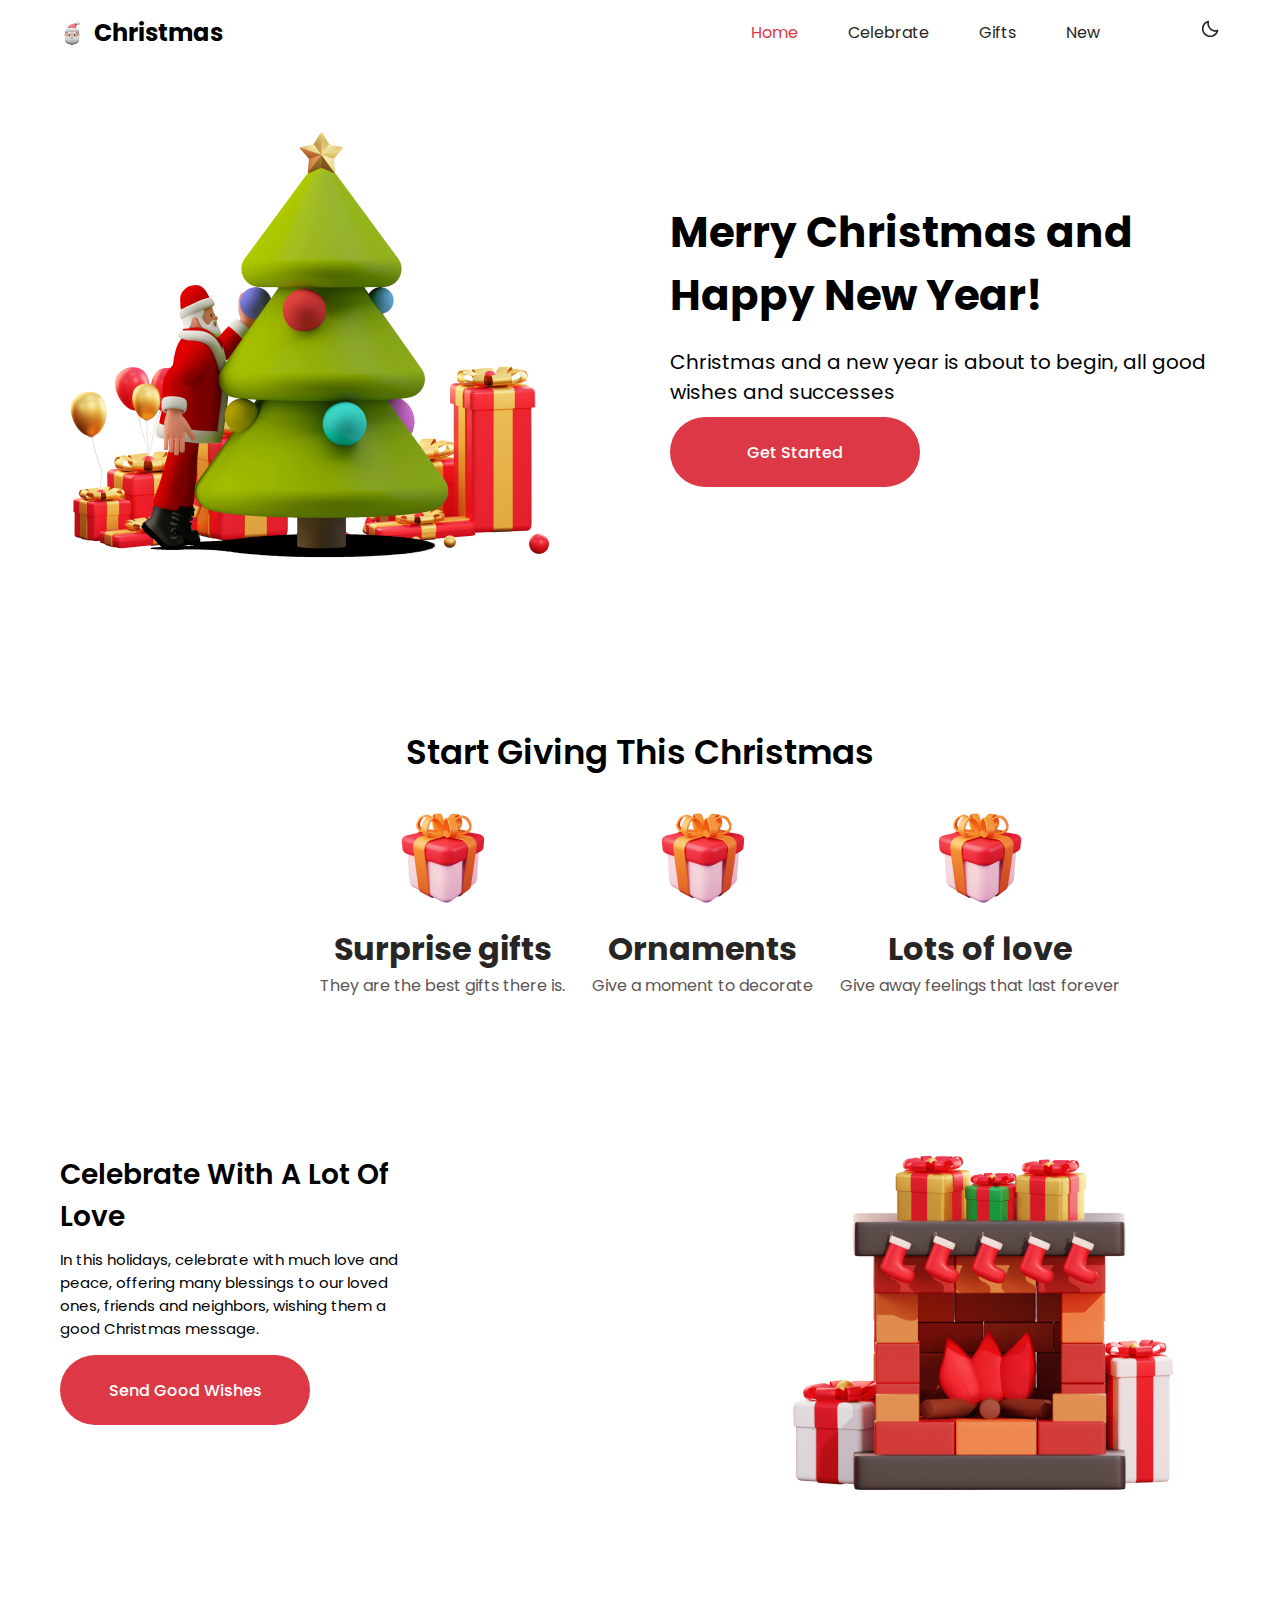
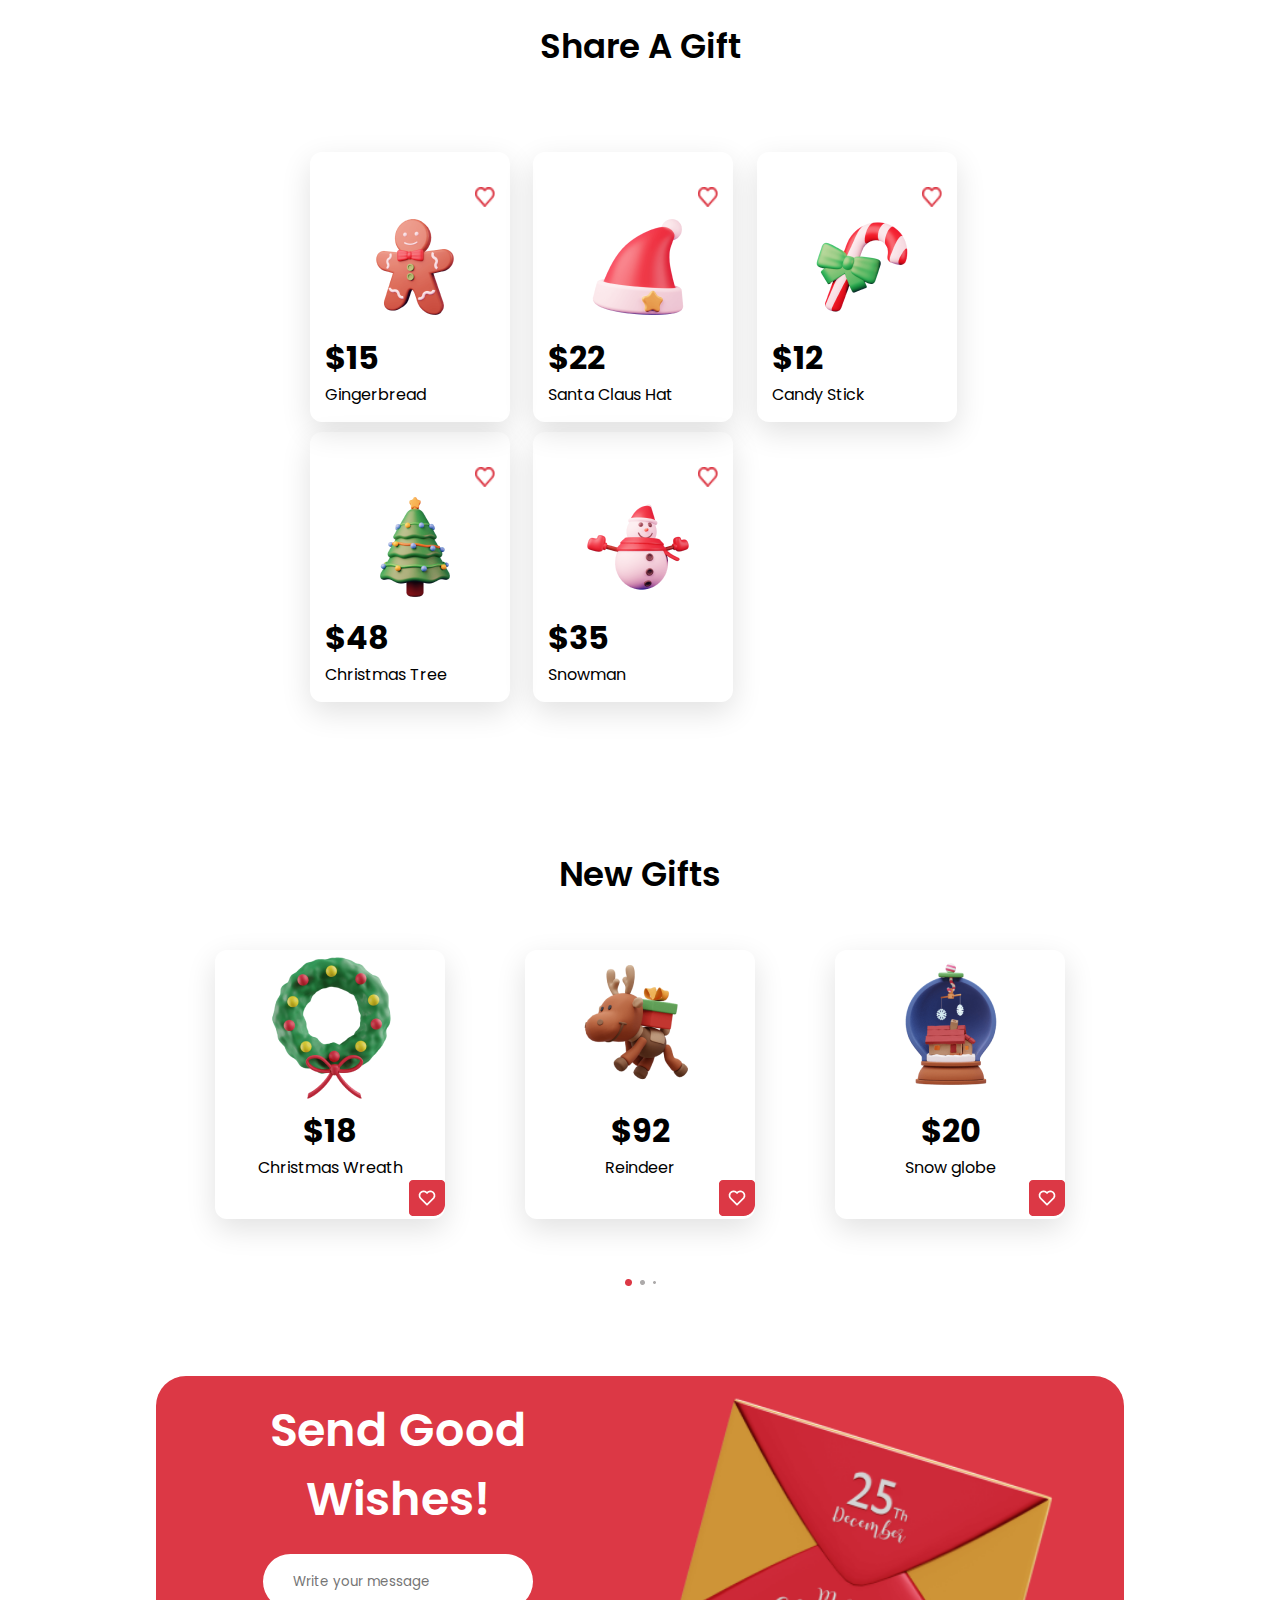
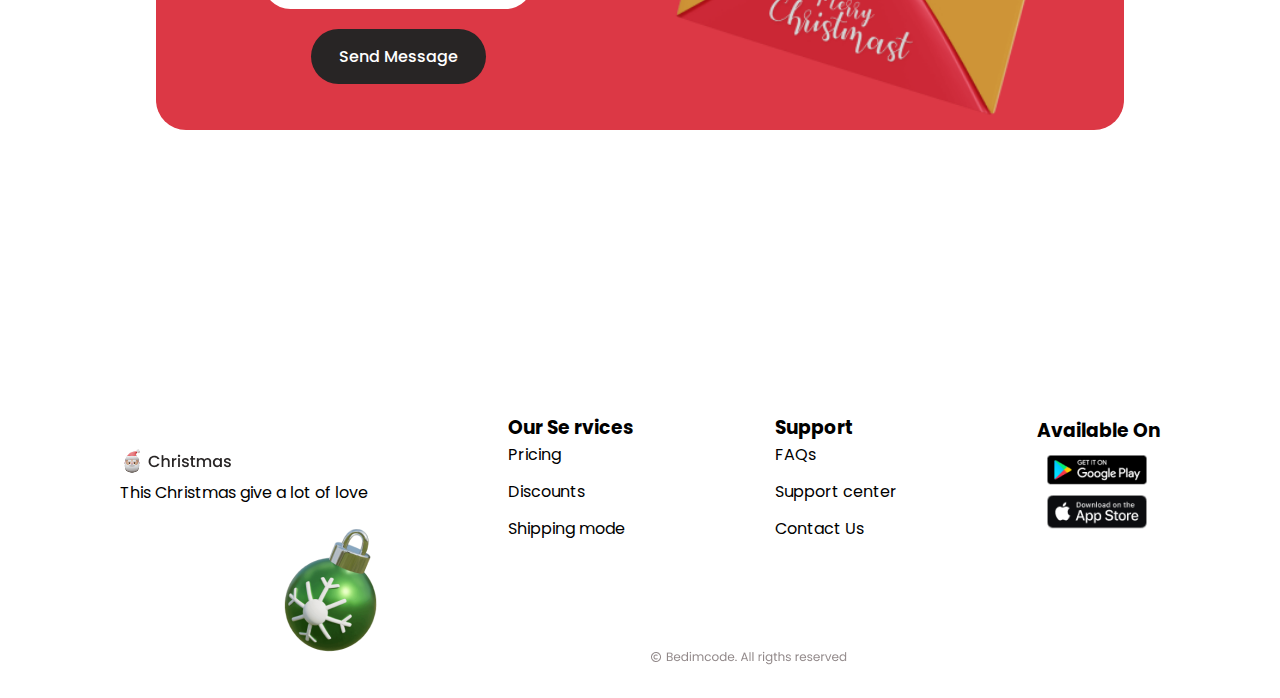
<file: index.html>
<!DOCTYPE html>
<html lang="en">
<head>
    <meta charset="UTF-8">
    <meta name="viewport" content="width=device-width, initial-scale=1.0">
    <title>Figma</title>
    <link rel="preconnect" href="https://fonts.googleapis.com">
    <link rel="preconnect" href="https://fonts.gstatic.com" crossorigin>
    <link href="https://fonts.googleapis.com/css2?family=Poppins:wght@300;400;500;600;700&display=swap" rel="stylesheet">
    <link rel="stylesheet" href="main.css">
</head>
<body>
    <header class="main-header">
        <div class="container">
            <div class="header_logo">
                <img src="images/1.png" alt="">
                <h2>Christmas</h2>
            </div>
            <nav class="nav-bar">
                    <ul class="nav-list">
                        <li><a style="color: #dc3845;" href="#">Home</a></li>
                        <li><a href="#">Celebrate</a></li>
                        <li><a href="#">Gifts</a></li>
                        <li><a href="#">New</a></li>
                    </ul>
                    <div class="bars">
                        <img src="images/bars-solid-full.svg" alt="bars">
                    </div>
                    <div class="header_icon">
                        <img src="images/bx-moon.svg.svg" alt="moon">
                    </div>
            </nav> 
        </div>
        <div class="container second_session">
            <img src="images/home.png" alt="home">
            <div class="right-div">
                <h1>Merry Christmas and Happy New Year!</h1>
                <p>Christmas and a new year is about to begin, all good wishes and successes</p>
                <button>Get Started</button>
            </div>
        </div>
    </header>
    <main>
        <div class="third_session">
            <center>Start Giving This Christmas</center>
            <div class="cards">
                <div class="card">
                    <img src="images/giving1.png" alt="gift">
                    <h1>Surprise gifts</h1>
                    <p>They are the best gifts there is.</p>
                </div>

                <div class="card">
                    <img src="images/giving1.png" alt="gift">
                    <h1>Ornaments</h1>
                    <p>Give a moment to decorate</p>
                </div>

                <div class="card">
                    <img src="images/giving1.png" alt="gift">
                    <h1>Lots of love</h1>
                    <p>Give away feelings that last forever</p>
                </div>
            </div>
        </div>
        <div class=" container fourth_session">
            <div class="left-div">
                <h1>Celebrate With A Lot Of Love</h1>
                <p>In this holidays, celebrate with much love and peace, offering many blessings to our loved ones, friends and neighbors, wishing them a good Christmas message.</p>
                <button>Send Good Wishes</button>
            </div>
            <img src="images/celebrate 1.png" alt="celebrate">
        </div>

        <div class=" five_session">
            <center>Share A Gift</center>
            <div class="gifts">
                <div class="gift">
                    <div class="heart">
                        <img src="images/Vector.png" alt="heart">
                    </div>
                    <img src="images/gift1 2.png" alt="gift">
                    <h1>$15</h1>
                    <p>Gingerbread</p>
                </div>

                <div class="gift">
                    <div class="heart">
                        <img src="images/Vector.png" alt="heart">
                    </div>
                    <img src="images/santa-claus-hat 1.png" alt="gift">
                    <h1>$22</h1>
                    <p>Santa Claus Hat</p>
                </div>

                <div class="gift">
                    <div class="heart">
                        <img src="images/Vector.png" alt="heart">
                    </div>
                    <img src="images/gift5 1.png" alt="gift">
                    <h1>$12</h1>
                    <p>Candy Stick</p>
                </div>

                <div class="gift">
                    <div class="heart">
                        <img src="images/Vector.png" alt="heart">
                    </div>
                    <img src="images/gift3 2.png" alt="gift">
                    <h1>$48</h1>
                    <p>Christmas Tree</p>
                </div>

                <div class="gift">
                    <div class="heart">
                        <img src="images/Vector.png" alt="heart">
                    </div>
                    <img src="images/snowman 1.png" alt="gift">
                    <h1>$35</h1>
                    <p>Snowman</p>
                </div>
            </div>
        </div>
        <section class="six_session">
            <center>New Gifts</center>
            <div class="items">
                <div class="item">
                    <img src="images/gift4.png" alt="gift">
                    <h1>$18</h1>
                    <p>Christmas Wreath</p>
                    <div class="love">
                        <img src="images/Button.png" alt="">
                    </div>
                </div>
                
                <div class="item">
                    <img src="images/kiyik.png" alt="gift">
                    <h1>$92</h1>
                    <p> Reindeer</p>
                    <div class="love">
                        <img src="images/Button.png" alt="">
                    </div>
                </div>

                <div class="item">
                    <img src="images/gift21.png" alt="gift">
                    <h1>$20</h1>
                    <p>Snow globe</p>
                    <div class="love">
                        <img src="images/Button.png" alt="">
                    </div>
                </div>
            </div>
            <div class="icon">
                <img src="images/Group 2.png" alt="icon">
            </div>
        </section>

        <section class="seven_session">
            <div class="main_div">
                <div class="left_section">
                    <h1>Send Good Wishes!</h1>
                    <input type="text" name="write your message" id="" placeholder="Write your message">
                    <button class="last_btn">Send Message</button>
                </div>
                <img src="images/letter 1.png" alt="letter">
            </div>
        </section>
    </main>
    <footer class="footer">
        <div class="container footer_list">
            <div class="footer1">
                <img src="images/Logo header.png" alt="logo">
                <p>This Christmas give a lot of love</p>
            </div>
            <div class="footer2">
                <h3>Our Se  rvices</h3>
                <ul class="footer_links">
                    <li>Pricing</li>
                    <li>Discounts</li>
                    <li>Shipping mode</li>
                </ul>
            </div>

            <div class="footer2">
                <h3>Support</h3>
                <ul class="footer_links">
                    <li>FAQs</li>
                    <li>Support center</li>
                    <li>Contact Us</li>
                </ul>
            </div>

            <div class="footer_last">
                <h3>Available On</h3>
                <img src="images/aviable1.png" alt="playMarket">
                <img src="images/aviable2.png" alt="Iphone">
            </div>
        </div>

            <div class="img1">
                <img src="images/footer1.png" alt="footer1">
            </div>
            
            <div class="img2">
                <img src="images/footer2.png" alt="footer2">
            </div>

            <div class="img3">
                <img src="images/Copy footer.png" alt="last">
            </div>
    </footer>
</body>
</html>
</file>
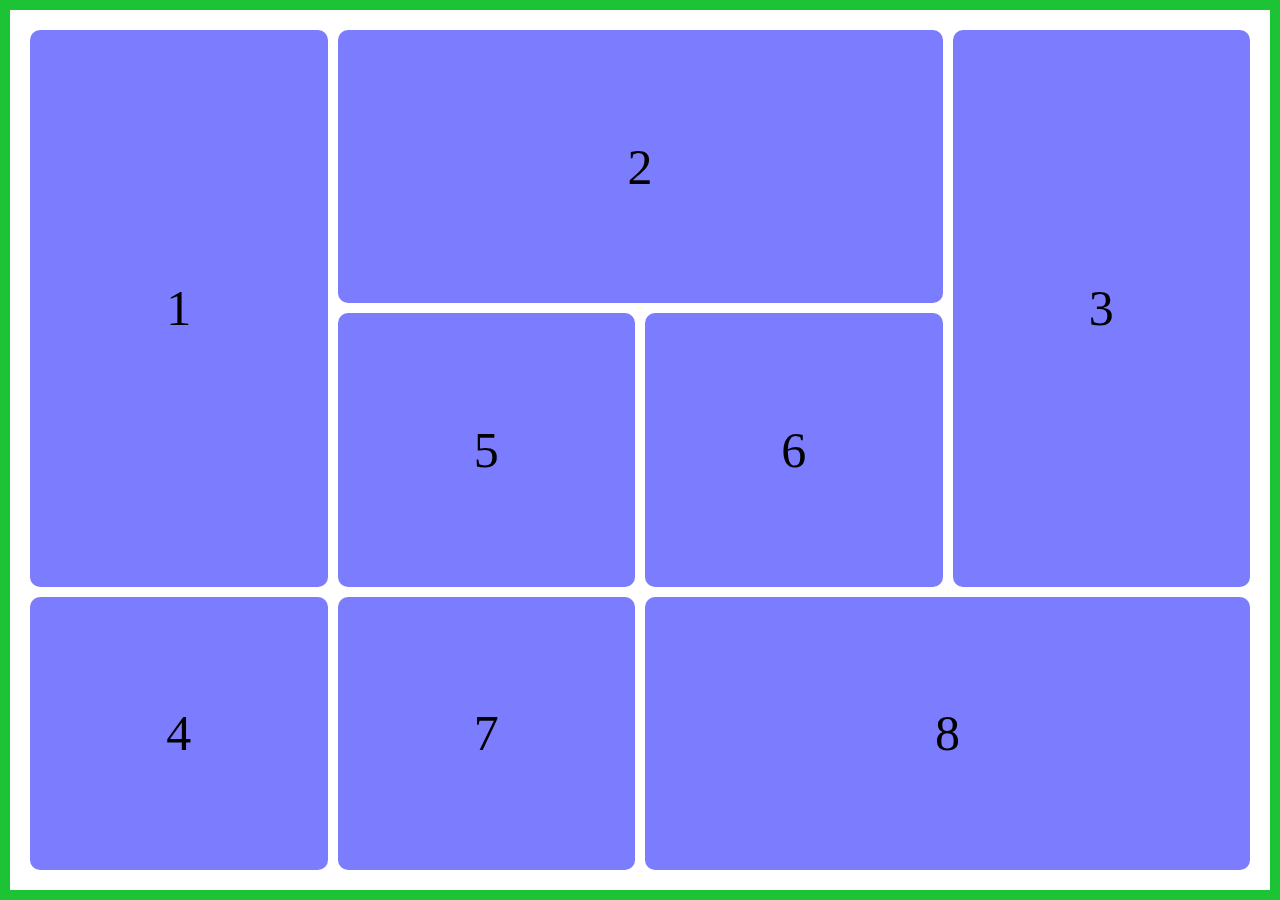
<file: grid.html>
<!DOCTYPE html>
<html lang="en">
<head>
    <meta charset="UTF-8">
    <meta name="viewport" content="width=device-width, initial-scale=1.0">
    <title>Work with grid</title>
    <link rel="stylesheet" href="grid.css">
</head>
<body>
    <div class="container">
        <div class="box item1">1</div>
        <div class="box item2">2</div>
        <div class="box item3">3</div>
        <div class="box item4">4</div>
        <div class="box item5">5</div>
        <div class="box item6">6</div>
        <div class="box item7">7</div>
        <div class="box item8">8</div>
    </div>
</body>
</html>
</file>
<file: main.css>
*{
    margin: 0;
    padding: 0;
    box-sizing: border-box;
    font-family: 'Poppins', sans-serif;
    list-style: none;
}

.main-header{
    width: 100%;
}

.container{
    max-width: 1200px;
    margin: 0 auto;
    padding: 15px 20px;
    display: flex;
    flex-direction: row;
    justify-content: space-between;
    align-items: center;
}

.header_logo{
    gap: 10px;
    display: flex;
    flex-direction: row;
    justify-content: space-between;
    align-items: center;
}

.nav-bar{
    display: flex;
    flex-direction: row;
    justify-content: space-between;
    align-items: center;
    gap: 50px;
}

.nav-list{
    display: flex;
    gap: 50px;
    list-style: none;
}

.nav-list li a {
    text-decoration: none;
    color: #282525;
}

.nav-list a:hover{
    color: #DC3845;
}

.second_session{
    margin-top: 50px;
    display: flex;
    justify-content: space-between;
    align-items: center;
}

.right-div{
    width: 550px;
    height: 300px;
}

.right-div h1{
    font-size: 42px;
    margin-bottom: 20px;
}

.right-div p{
    font-size: 20px;
    margin-bottom: 10px;
}

button{
    width: 250px;
    height: 70px;
    border-radius: 55px;
    background-color: #DC3845;
    color: white;
    font-weight: 500;
    font-size: 16px;
    border: none;
}

.third_session{
    padding: 120px 320px;
    width: 100%;
    height: 440px;
    justify-content: space-between;
    align-items: center;
}

.third_session center{
    font-size: 34px;
    font-weight: 600;
    margin: 20px;
}

.cards{
    width: 800px;
    margin-top: 20px;
    display: flex;
    flex-direction: row;
    justify-content: space-between;
    align-items: center;
}

.card{
    text-align: center;
}
.card h1{
    color: #282525;
}

.card p{
    color: #5d5656;
}

.fourth_session{
    height: 554px;
}

.left-div{
    width: 350px;
    height: 300px;
}

.left-div h1{
    font-weight: 600;
    font-size: 28px;
    margin-bottom: 10px;
}
.left-div p{
    font-size: 15px;
    margin-bottom: 15px;
}

.five_session{
    width: 100%;
    height: 738px;
}

.five_session center{
    font-size: 34px;
    font-weight: 600;
    margin: 40px;
}

.gifts{
    height: 550px;
    margin: 80px 160px;
    display: grid;
    grid-template-columns: repeat(3,1fr);
    grid-template-rows: repeat(3,1fr);
    grid-gap: 10px;
    padding: 0 150px;
}

.gift{
    padding: 15px;
    width: 200px;
    border-radius: 12px;
    box-shadow: 0px 10px 30px rgba(0, 0, 0, 0.12);
}

.gift img{
    margin-left: 30px;
    margin-top: 20px;
}

.heart{
    width: 100%;
    height: 20px;
    display: flex;
    justify-content: end;
}
.heart img{
    width: 20px;
    height: 20px;
}

.six_session{
    width: 100%;
    height: 537px;
    padding: 40px;
}

.six_session .items{
    margin: 0 auto;
    width: 900px;
    height: 278px;
    display: flex;
    gap: 30px;
}

.item{
    margin: 0 auto;
    width: 230px;
    height: 269px;
    text-align: center;
    border-radius: 12px;
    box-shadow: 0px 10px 30px rgba(0, 0, 0, 0.12);
}

.six_session center{
    font-size: 34px;
    font-weight: 600;
    margin:50px;
}

.love{
    width: 100%;
    height: 36px;
    display: flex;
    justify-content: end;
}

.icon{
    margin-top: 40px;
    text-align: center;
}

.seven_session{
    width: 100%;
    height: 522px;
}

.main_div{
    width: 968px;
    height: 354px;
    text-align: center; 
    margin: 80px auto;
    background-color: #DC3845;
    border-radius: 30px;
    display: flex;
}

.left_section{
    width: 50%;
    display: flex;
    padding: 20px;
    flex-direction: column;
    align-items: center;
    gap: 20px;
}

.left_section h1{
    align-items: start;
    font-weight: 600;
    font-size: 46px;
    color: white;
}

.left_section input{
    width: 270px;
    height: 55px;
    border-radius: 36px;
    display: block;
    border: none;
    text-indent: 0.8cm;
}

.last_btn{
    width: 175px;
    height: 55px;
    border-radius: 55px;
    background-color: #282525;
    color: white;
    font-weight: 500;
    font-size: 16px;
    border: none;
}

.footer {
  position: relative;
  width: 100%;
  height: 400px;
  padding: 100px;
}

.container .footer_list{
    display: grid;
    grid-template-columns: repeat(4, 1fr);
    gap: 24px;
}

.footer ul{
  padding: 0;
  margin: 0;
  display: flex;
  flex-direction: column;
  gap: 12px;
}

.footer_last img{
    display: block;
    margin: 10px;
}

.img1{
    position: absolute;
    top: 230px;
    left: 270px;
}

.img2{
    position: absolute;
    top: 155px;
    left: 1345px;
}

.img3{
    position: absolute;
    top: 350px;
    left: 650px;
}

/* Responsive media qismi 400px ga moslab qilingan. */

@media(max-width:400px){
    .main-header{
      width: 100%;
      margin: 0 auto;
      border: 4px solid rgb(255, 234, 0);
    }

    .container{
    max-width: 100%;
    border: 5px solid black;
    }

    .nav-bar{
        display: flex;
        flex-direction: row;
        justify-content: space-between;
        align-items: center;
        gap: 10px;
    }

    .nav-list{
        display: none;
    }

    .bars img{
        width: 25px;
        height: 25px;
        display: block;
    }

    .second_session{
        width: 100%;
        height: 550px;
        border: 2px solid red;
        padding: 0 auto;
        display: flex;
        flex-direction: column;
        align-items: center;
        text-align: center;
    }

    .second_session img{
        width: 300px;
        height: 250px;
    }

    .right-div{
        margin-top: 40px;
        display: block;
        width: 100%;
    }

    .right-div h1{
    font-size: 28px;
    margin-bottom: 15px;
    }

    .right-div p{
        font-size: 10px;
        margin-bottom: 10px;
    }

    button{
        width: 150px;
        height: 50px;
        border-radius: 45px;
        background-color: #DC3845;
        color: white;
        font-weight: 500;
        font-size: 12px;
        border: none;
    }

    .third_session {
        border: 2px solid blue;
        padding: 30px 20px;  
        height: auto;        
        text-align: center;
    }

    center{
        font-size: 15px;
    }

    .cards {
        width: 100%; 
        flex-direction: column;
        gap: 24px;
    }

    .card h1 {
        font-size: 20px;
    }

    .card p {
        font-size: 14px;
    }

    .fourth_session{
        height: auto;
        display: flex;
        flex-direction: column;
        justify-content: center;
    }

    .left-div{
    width: 350px;
    height: auto;
    }

    .left-div h1{
        font-weight: 600;
        font-size: 30px;
        margin-bottom: 10px;
        text-align: center;

    }

    .left-div p{
        text-align: center;
        font-size: 12px;
        margin-bottom: 15px;
    }

    .fourth_session img{
        width: 350px;
        height: 350px;
    }

    .five_session{
        width: 100%;
        height: auto;
        border: 2px solid green;
    }

    .five_session center{
        font-size: 24px;
        font-weight: 600;
    }

    .gifts{
        width: 100%;
        max-width: 400px;
        margin: 0 auto;
        border: 2px solid red;
        display: grid;
        grid-template-columns: repeat(2, 1fr);
        gap: 1px;
        margin-bottom: 80px;
    }

    .gift{
        margin:0 auto;
        width: 100%;
        height: 270px;
        border: 2px solid seagreen;
        
        border-radius: 10px;
        box-shadow: 0px 10px 30px rgba(0,0,0,0.10);
        
        display: flex;
        flex-direction: column;
        align-items: center;
        }

    .heart{
        width: 100%;
        display: flex;
        justify-content: flex-end;
    }
    .heart img{
        margin-top: 5px;
        width: 20px;
        height: 20px;
    }


.six_session{
        border: 2px solid palevioletred;
        
    }

    .six_session center{
    font-size: 34px;
    font-weight: 600;
    margin:50px;
    }

    .love{
    width: 100%;
    height: 36px;
    display: flex;
    justify-content: end;
    }

    .icon{
    margin-top: 40px;
    text-align: center;
    }
    
}
</file>
<file: grid.css>
*{
    margin: 0;
    padding: 0;
    box-sizing: border-box;
}

.container {
    height: 100vh;
    border: 10px solid rgb(28, 195, 53);
    display: grid;
    grid-template-columns: repeat(4, 1fr);
    grid-template-rows: repeat(3, 1fr); 
    grid-row-gap: 10px; 
    grid-column-gap: 10px ;
    padding: 20px;
}
.box{
    background-color: rgb(124, 124, 255);
    display: flex;
    justify-content: center;
    align-items: center;
    color: rgb(0, 0, 0);
    font-size: 50px;
    border-radius: 10px;
}

.item1 {
    grid-column: 1 / 2;
    grid-row: 1 / 3;
    
}

.item2 {
    grid-column: 2 / 4;
    grid-row: 1 / 2;
}

.item3 {
    grid-column: 4 / 5;
    grid-row: 1 / 3;
}

.item4 {
    grid-column: 1 / 2;
    grid-row: 3 / 4;
}

.item5 { grid-column: 2 / 3; grid-row: 2 / 3; }
.item6 { grid-column: 3 / 4; grid-row: 2 / 3; }

.item7 {
    grid-column: 2 / 3;
    grid-row: 3 / 4; 
}

.item8 {
    grid-column: 3 / 5;
    grid-row: 3 / 4;
}
</file>
